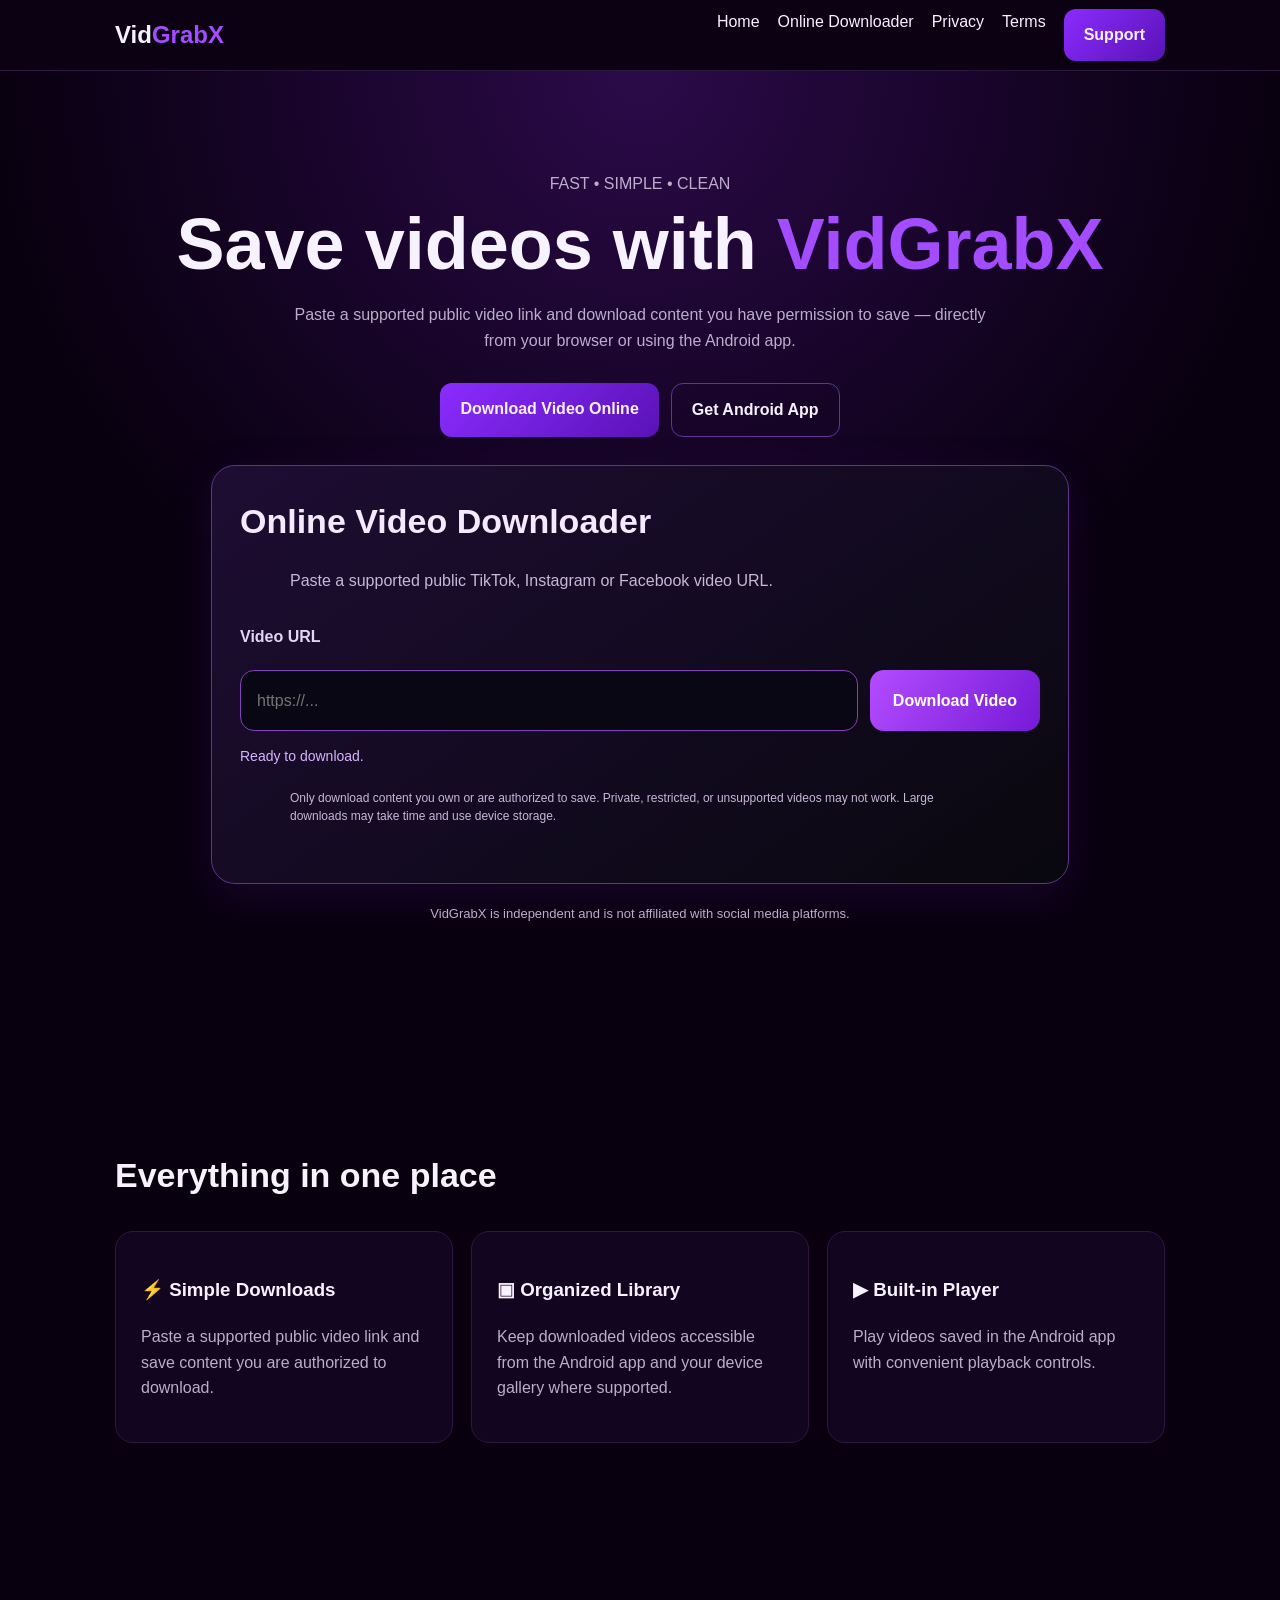
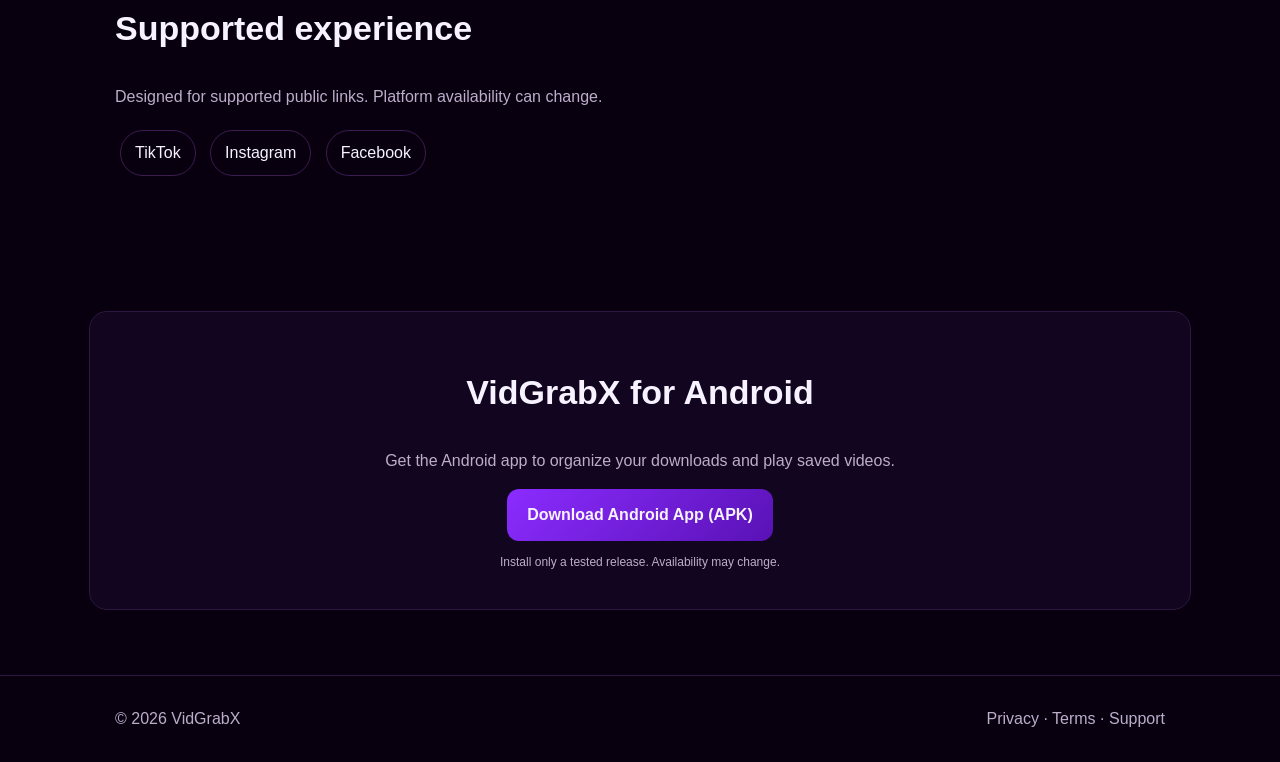
<file: index.html>
<!doctype html>
<html lang="en">
<head>
<meta charset="utf-8">
<meta name="viewport" content="width=device-width,initial-scale=1">
<meta name="theme-color" content="#10081b">
<title>VidGrabX — Online Video Downloader & Android App</title>
<meta name="description" content="Download supported public videos you are authorized to save with VidGrabX online or on Android.">
<link rel="stylesheet" href="styles.css">
<style>
:root{color-scheme:dark}
.web-tool{max-width:800px;margin:28px auto 0;padding:28px;border:1px solid #62328d;border-radius:24px;background:linear-gradient(145deg,#1e0d33,#100a1c 65%,#09070e);box-shadow:0 14px 45px #5e1aa12e;text-align:left}
.web-tool h2{margin:0 0 8px;color:#f4e9ff}
.web-tool p{color:#c8b7d9}
.tool-row{display:flex;gap:12px;margin-top:20px}
.tool-row input{flex:1;min-width:0;padding:17px 16px;border-radius:14px;border:1px solid #8340bc;background:#090713;color:#fff;font:inherit;outline:none}
.tool-row input:focus{border-color:#d6a6ff;box-shadow:0 0 0 3px #9a4dff35}
.tool-row button{border:0;border-radius:14px;padding:15px 23px;background:linear-gradient(120deg,#b34cff,#751ad7);color:#fff;font:inherit;font-weight:750;cursor:pointer}
.tool-row button:disabled{opacity:.65;cursor:wait}
.tool-row button:hover:not(:disabled){filter:brightness(1.14)}
.tool-status{min-height:24px;margin-top:14px;color:#d7b3ff;font-size:14px;overflow-wrap:anywhere}
.tool-progress{width:100%;height:9px;accent-color:#a44cff;margin-top:12px}
.tool-note{font-size:12px;line-height:1.5}
.tool-link{color:#dfb8ff;text-decoration:underline}
@media(max-width:650px){
.web-tool{padding:20px}
.tool-row{flex-direction:column}
.tool-row button{width:100%}
}
</style>
</head>
<body>

<header>
<div class="wrap">
<nav>
<a class="brand" href="index.html">Vid<span>GrabX</span></a>
<div class="links">
<a href="index.html">Home</a>
<a href="#online-downloader">Online Downloader</a>
<a href="privacy.html">Privacy</a>
<a href="terms.html">Terms</a>
<a class="btn" href="support.html">Support</a>
</div>
</nav>
</div>
</header>

<main>
<section class="hero">
<div class="wrap">

<div class="muted">FAST • SIMPLE • CLEAN</div>

<h1>Save videos with <span style="color:#a44cff">VidGrabX</span></h1>

<p>Paste a supported public video link and download content you have permission to save — directly from your browser or using the Android app.</p>

<div class="actions">
<a class="btn" href="#online-downloader">Download Video Online</a>
<a class="btn alt" href="#download">Get Android App</a>
</div>

<div id="online-downloader" class="web-tool">

<h2>Online Video Downloader</h2>

<p>Paste a supported public TikTok, Instagram or Facebook video URL.</p>

<form id="video-form">

<label for="video-url" style="color:#e5d3f4;font-weight:650">
Video URL
</label>

<div class="tool-row">
<input
id="video-url"
type="url"
placeholder="https://..."
autocomplete="url"
inputmode="url"
required
aria-describedby="download-status"
>

<button id="download-button" type="submit">
Download Video
</button>
</div>

</form>

<progress
id="download-progress"
class="tool-progress"
max="100"
value="0"
hidden>
</progress>

<div
id="download-status"
class="tool-status"
role="status"
aria-live="polite">
Ready to download.
</div>

<p class="tool-note">
Only download content you own or are authorized to save.
Private, restricted, or unsupported videos may not work.
Large downloads may take time and use device storage.
</p>

</div>

<p style="font-size:13px">
VidGrabX is independent and is not affiliated with social media platforms.
</p>

</div>
</section>

<section id="features">
<div class="wrap">
<h2>Everything in one place</h2>
<div class="grid">

<div class="card">
<h3>⚡ Simple Downloads</h3>
<p>Paste a supported public video link and save content you are authorized to download.</p>
</div>

<div class="card">
<h3>▣ Organized Library</h3>
<p>Keep downloaded videos accessible from the Android app and your device gallery where supported.</p>
</div>

<div class="card">
<h3>▶ Built-in Player</h3>
<p>Play videos saved in the Android app with convenient playback controls.</p>
</div>

</div>
</div>
</section>

<section>
<div class="wrap">
<h2>Supported experience</h2>
<p class="muted">Designed for supported public links. Platform availability can change.</p>
<span class="pill">TikTok</span>
<span class="pill">Instagram</span>
<span class="pill">Facebook</span>
</div>
</section>

<section id="download">
<div class="wrap card" style="text-align:center">
<h2>VidGrabX for Android</h2>
<p>Get the Android app to organize your downloads and play saved videos.</p>
<a
class="btn"
href="https://github.com/Mburhan888/vidgrabx-website/releases/download/v1.0.0/app-release.apk">
Download Android App (APK)
</a>
<p style="font-size:12px">
Install only a tested release. Availability may change.
</p>
</div>
</section>

</main>

<footer>
<div class="wrap foot">
<span>© 2026 VidGrabX</span>
<span>
<a href="privacy.html">Privacy</a> ·
<a href="terms.html">Terms</a> ·
<a href="support.html">Support</a>
</span>
</div>
</footer>

<script>
(() => {
'use strict';

const endpoint = 'https://video-downloader-backend.videodownloader.blitz.cloud/download';

const form = document.getElementById('video-form');
const input = document.getElementById('video-url');
const button = document.getElementById('download-button');
const status = document.getElementById('download-status');
const progress = document.getElementById('download-progress');

let objectUrl = null;
let revokeTimer = null;

function message(text) {
    status.textContent = text;
}

function cleanup() {
    if (revokeTimer !== null) {
        clearTimeout(revokeTimer);
        revokeTimer = null;
    }

    if (objectUrl) {
        URL.revokeObjectURL(objectUrl);
        objectUrl = null;
    }
}

window.addEventListener('pagehide', cleanup);

form.addEventListener('submit', async (event) => {

    event.preventDefault();

    let parsed;

    try {
        parsed = new URL(input.value.trim());

        if (!['http:', 'https:'].includes(parsed.protocol)) {
            throw new Error('Invalid URL');
        }

    } catch {
        message('Please enter a valid http or https video URL.');
        return;
    }

    cleanup();

    button.disabled = true;
    button.textContent = 'Downloading...';

    progress.hidden = false;
    progress.removeAttribute('value');

    message('Connecting to download server...');

    try {

        const response = await fetch(endpoint, {
            method: 'POST',
            headers: {
                'Content-Type': 'application/json'
            },
            body: JSON.stringify({
                url: parsed.href
            })
        });

        if (!response.ok) {

            let err = 'Server error (' + response.status + ').';

            try {
                const data = await response.json();

                if (data.error) {
                    err = String(data.error);
                }

            } catch {}

            throw new Error(err);
        }

        const type = (
            response.headers.get('content-type') || ''
        ).toLowerCase();

        if (
            !type.includes('video') &&
            !type.includes('octet-stream')
        ) {
            throw new Error('Server did not return a video.');
        }

        const total = Number(
            response.headers.get('content-length')
        ) || 0;

        let blob;

        if (
            response.body &&
            typeof response.body.getReader === 'function'
        ) {

            const reader = response.body.getReader();
            const chunks = [];

            let received = 0;

            while (true) {

                const { done, value } = await reader.read();

                if (done) {
                    break;
                }

                chunks.push(value);
                received += value.length;

                if (total) {

                    progress.value = Math.min(
                        100,
                        Math.round(received / total * 100)
                    );

                    message(
                        'Downloading video... ' +
                        progress.value +
                        '%'
                    );

                } else {

                    message(
                        'Downloading video... ' +
                        (received / 1048576).toFixed(1) +
                        ' MB received'
                    );
                }
            }

            blob = new Blob(chunks, {
                type: 'video/mp4'
            });

        } else {

            message('Downloading video...');

            blob = await response.blob();
        }

        if (blob.size === 0) {
            throw new Error('The server returned an empty video.');
        }

        // ============================================
        // AUTOMATIC VIDEO DOWNLOAD
        // ============================================
        // No second Save Video button is needed.

        objectUrl = URL.createObjectURL(blob);

        const downloadLink = document.createElement('a');

        downloadLink.href = objectUrl;

        downloadLink.download =
            'vidgrabx-video-' + Date.now() + '.mp4';

        downloadLink.style.display = 'none';

        document.body.appendChild(downloadLink);

        downloadLink.click();

        downloadLink.remove();

        progress.value = 100;

        message(
            'Download started! Check your phone Downloads folder or Gallery.'
        );

        // Give Chrome time to start saving the Blob.
        // The browser controls the final download location.
        revokeTimer = setTimeout(() => {
            cleanup();
        }, 120000);

    } catch (error) {

        progress.hidden = true;

        const corsHint =
            'If the server works in the app but not here, ' +
            'the backend must allow cross-origin browser requests (CORS) ' +
            'from this website.';

        message(
            error instanceof TypeError
                ? 'Browser could not reach the server. ' + corsHint
                : 'Download failed: ' + error.message
        );

    } finally {

        button.disabled = false;
        button.textContent = 'Download Video';
    }

});

})();
</script>

</body>
</html>
</file>
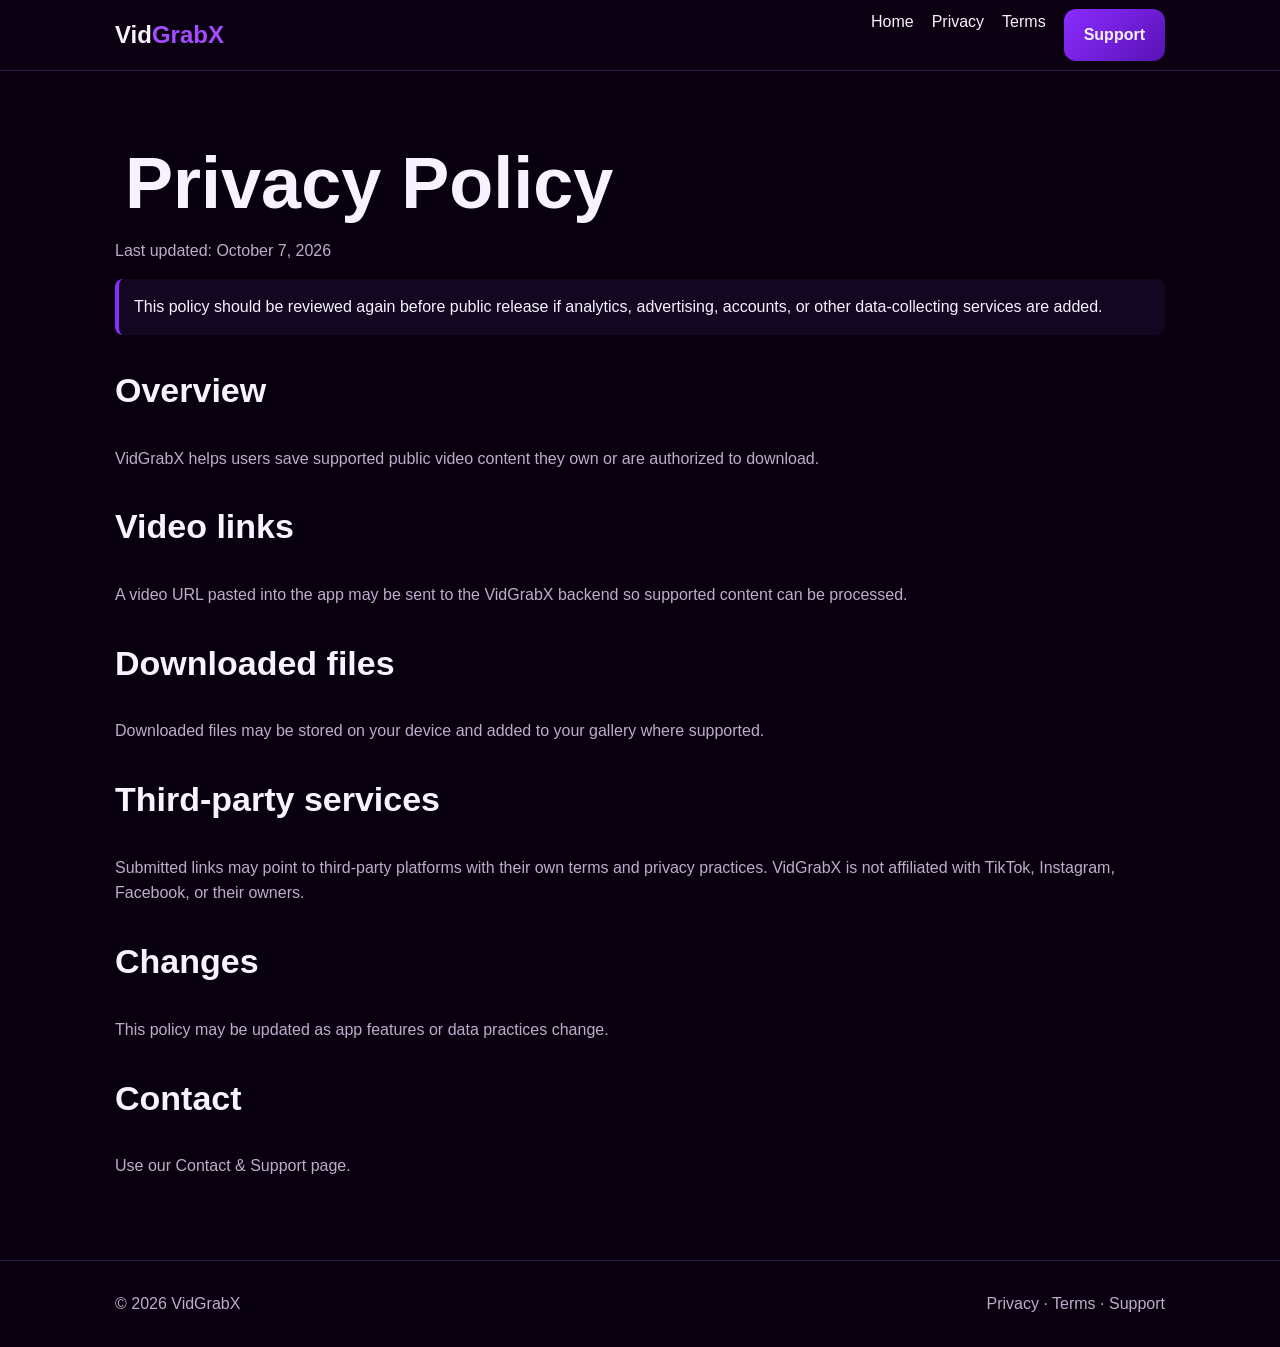
<file: privacy.html>
<!doctype html><html lang="en"><head><meta charset="utf-8"><meta name="viewport" content="width=device-width,initial-scale=1"><title>Privacy Policy — VidGrabX</title><link rel="stylesheet" href="styles.css"></head><body><header><div class="wrap"><nav><a class="brand" href="index.html">Vid<span>GrabX</span></a><div class="links"><a href="index.html">Home</a><a href="privacy.html">Privacy</a><a href="terms.html">Terms</a><a class="btn" href="support.html">Support</a></div></nav></div></header><main class="page"><div class="wrap"><h1>Privacy Policy</h1><p>Last updated: October 7, 2026</p><div class="notice">This policy should be reviewed again before public release if analytics, advertising, accounts, or other data-collecting services are added.</div><h2>Overview</h2><p>VidGrabX helps users save supported public video content they own or are authorized to download.</p><h2>Video links</h2><p>A video URL pasted into the app may be sent to the VidGrabX backend so supported content can be processed.</p><h2>Downloaded files</h2><p>Downloaded files may be stored on your device and added to your gallery where supported.</p><h2>Third-party services</h2><p>Submitted links may point to third-party platforms with their own terms and privacy practices. VidGrabX is not affiliated with TikTok, Instagram, Facebook, or their owners.</p><h2>Changes</h2><p>This policy may be updated as app features or data practices change.</p><h2>Contact</h2><p>Use our <a href="support.html">Contact & Support</a> page.</p></div></main><footer><div class="wrap foot"><span>© 2026 VidGrabX</span><span><a href="privacy.html">Privacy</a> · <a href="terms.html">Terms</a> · <a href="support.html">Support</a></span></div></footer></body></html>
</file>
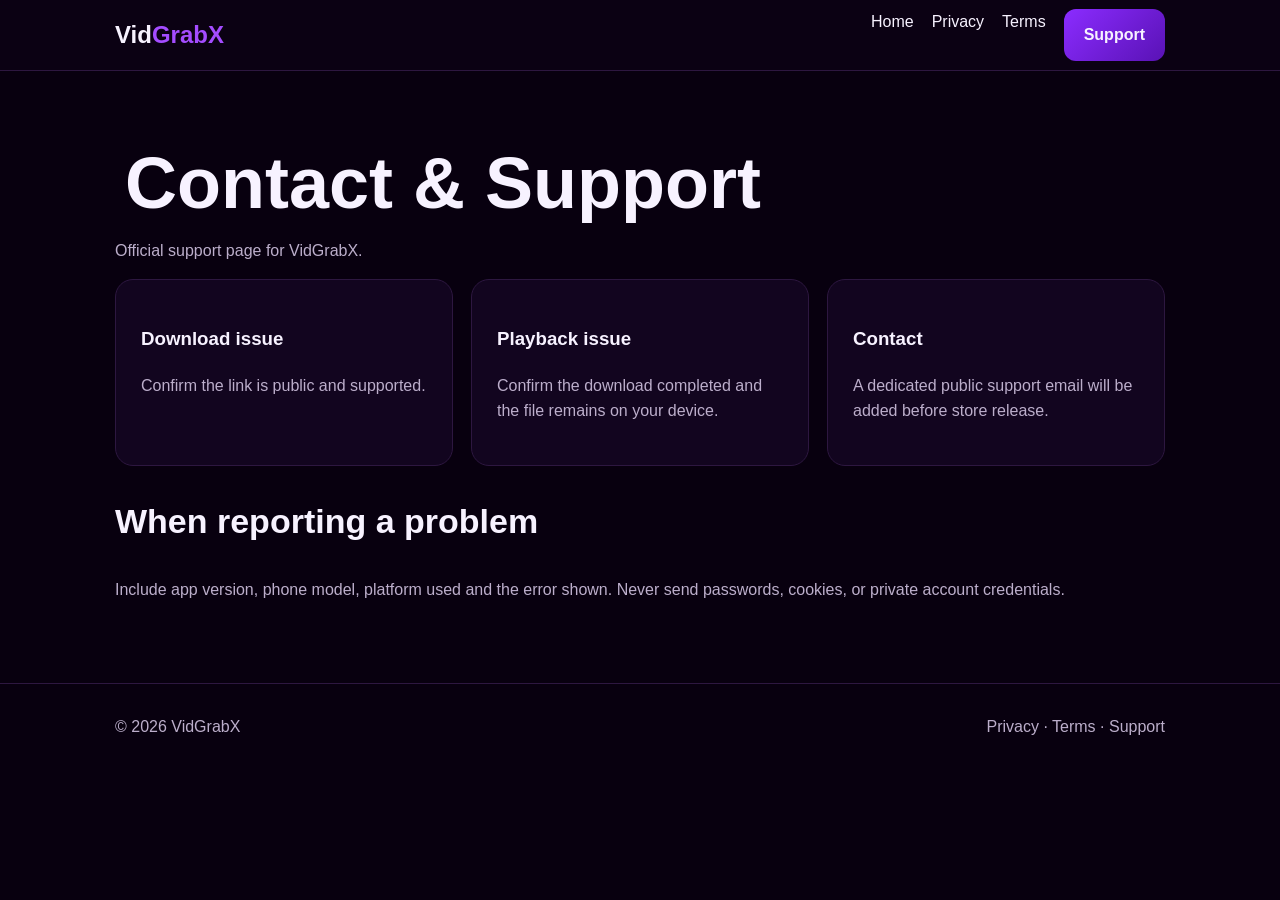
<file: support.html>
<!doctype html><html lang="en"><head><meta charset="utf-8"><meta name="viewport" content="width=device-width,initial-scale=1"><title>Support — VidGrabX</title><link rel="stylesheet" href="styles.css"></head><body><header><div class="wrap"><nav><a class="brand" href="index.html">Vid<span>GrabX</span></a><div class="links"><a href="index.html">Home</a><a href="privacy.html">Privacy</a><a href="terms.html">Terms</a><a class="btn" href="support.html">Support</a></div></nav></div></header><main class="page"><div class="wrap"><h1>Contact & Support</h1><p class="muted">Official support page for VidGrabX.</p><div class="grid"><div class="card"><h3>Download issue</h3><p>Confirm the link is public and supported.</p></div><div class="card"><h3>Playback issue</h3><p>Confirm the download completed and the file remains on your device.</p></div><div class="card"><h3>Contact</h3><p>A dedicated public support email will be added before store release.</p></div></div><h2>When reporting a problem</h2><p>Include app version, phone model, platform used and the error shown. Never send passwords, cookies, or private account credentials.</p></div></main><footer><div class="wrap foot"><span>© 2026 VidGrabX</span><span><a href="privacy.html">Privacy</a> · <a href="terms.html">Terms</a> · <a href="support.html">Support</a></span></div></footer></body></html>
</file>
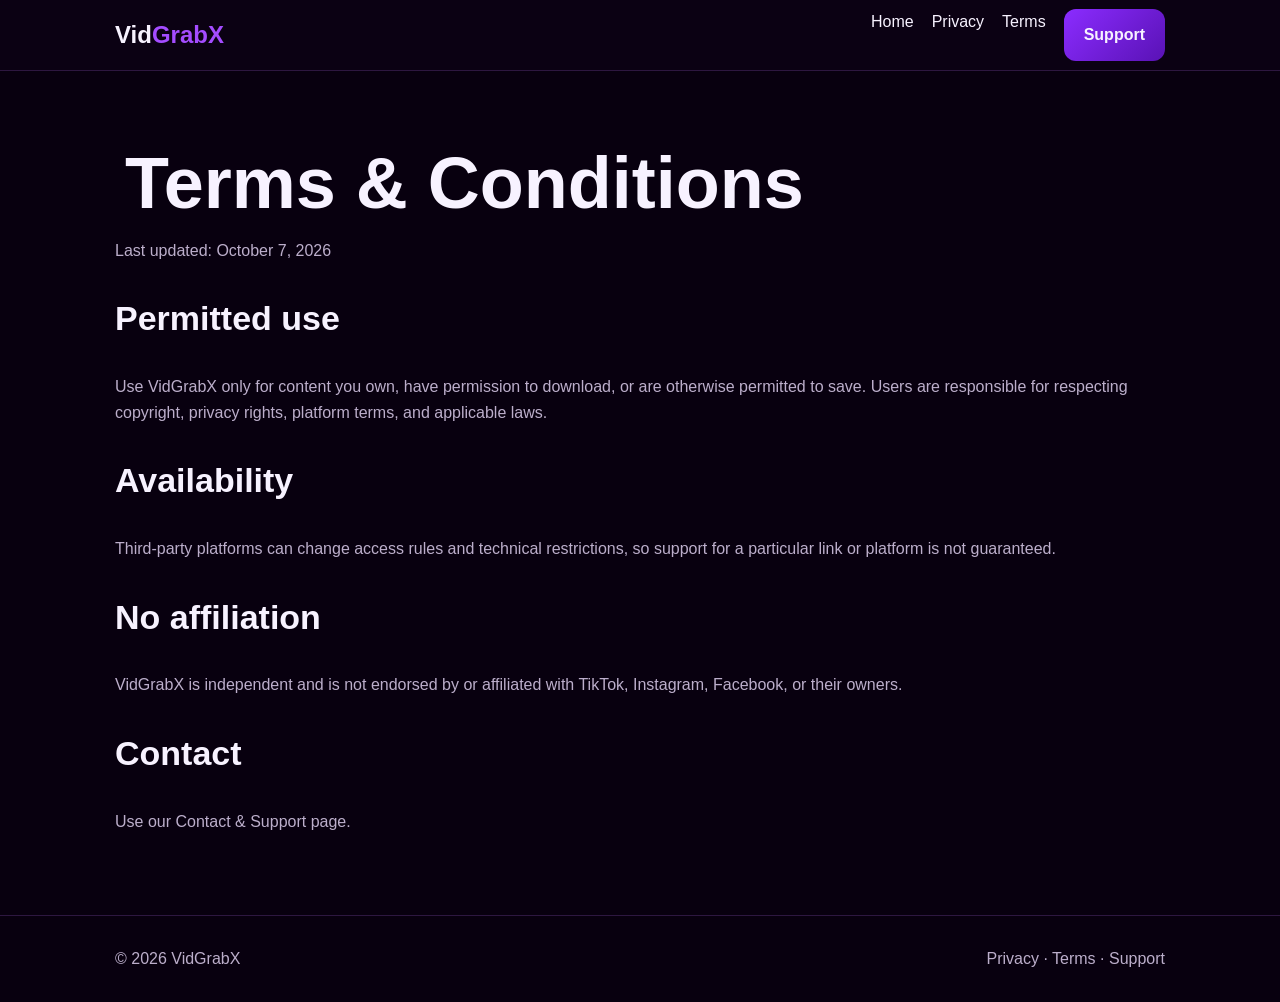
<file: terms.html>
<!doctype html><html lang="en"><head><meta charset="utf-8"><meta name="viewport" content="width=device-width,initial-scale=1"><title>Terms — VidGrabX</title><link rel="stylesheet" href="styles.css"></head><body><header><div class="wrap"><nav><a class="brand" href="index.html">Vid<span>GrabX</span></a><div class="links"><a href="index.html">Home</a><a href="privacy.html">Privacy</a><a href="terms.html">Terms</a><a class="btn" href="support.html">Support</a></div></nav></div></header><main class="page"><div class="wrap"><h1>Terms & Conditions</h1><p>Last updated: October 7, 2026</p><h2>Permitted use</h2><p>Use VidGrabX only for content you own, have permission to download, or are otherwise permitted to save. Users are responsible for respecting copyright, privacy rights, platform terms, and applicable laws.</p><h2>Availability</h2><p>Third-party platforms can change access rules and technical restrictions, so support for a particular link or platform is not guaranteed.</p><h2>No affiliation</h2><p>VidGrabX is independent and is not endorsed by or affiliated with TikTok, Instagram, Facebook, or their owners.</p><h2>Contact</h2><p>Use our <a href="support.html">Contact & Support</a> page.</p></div></main><footer><div class="wrap foot"><span>© 2026 VidGrabX</span><span><a href="privacy.html">Privacy</a> · <a href="terms.html">Terms</a> · <a href="support.html">Support</a></span></div></footer></body></html>
</file>
<file: styles.css>
body{margin:0;font-family:Arial;background:#08000f;color:#f7f2ff;line-height:1.6}a{color:inherit;text-decoration:none}.wrap{width:min(1050px,92%);margin:auto}header{border-bottom:1px solid #2d1740;background:#0b0113}nav{height:70px;display:flex;align-items:center;justify-content:space-between}.brand{font-size:24px;font-weight:800}.brand span{color:#a44cff}.links{display:flex;gap:18px}.hero{padding:100px 0;text-align:center;background:radial-gradient(circle at top,#2b0a49,#08000f 55%)}h1{font-size:clamp(42px,8vw,72px);line-height:1.05;margin:10px}.hero p,.muted{color:#bcaecb}.hero p{max-width:700px;margin:20px auto 30px}.btn{display:inline-block;padding:13px 20px;border-radius:12px;background:linear-gradient(135deg,#8b2cff,#5912b5);font-weight:bold}.btn.alt{background:transparent;border:1px solid #653398}.actions{display:flex;justify-content:center;gap:12px;flex-wrap:wrap}section,.page{padding:65px 0}h2{font-size:34px}.grid{display:grid;grid-template-columns:repeat(3,1fr);gap:18px}.card{background:#12051f;border:1px solid #2d1740;border-radius:18px;padding:25px}.card p,.page p,.page li{color:#bcaecb}.pill{display:inline-block;padding:9px 14px;border:1px solid #3b1d52;border-radius:999px;margin:5px}footer{border-top:1px solid #2d1740;padding:30px 0;color:#bcaecb}.foot{display:flex;justify-content:space-between;gap:15px;flex-wrap:wrap}.notice{border-left:4px solid #8b2cff;background:#130620;padding:15px;border-radius:8px}@media(max-width:700px){.grid{grid-template-columns:1fr}.links a:not(:last-child){display:none}}
</file>
